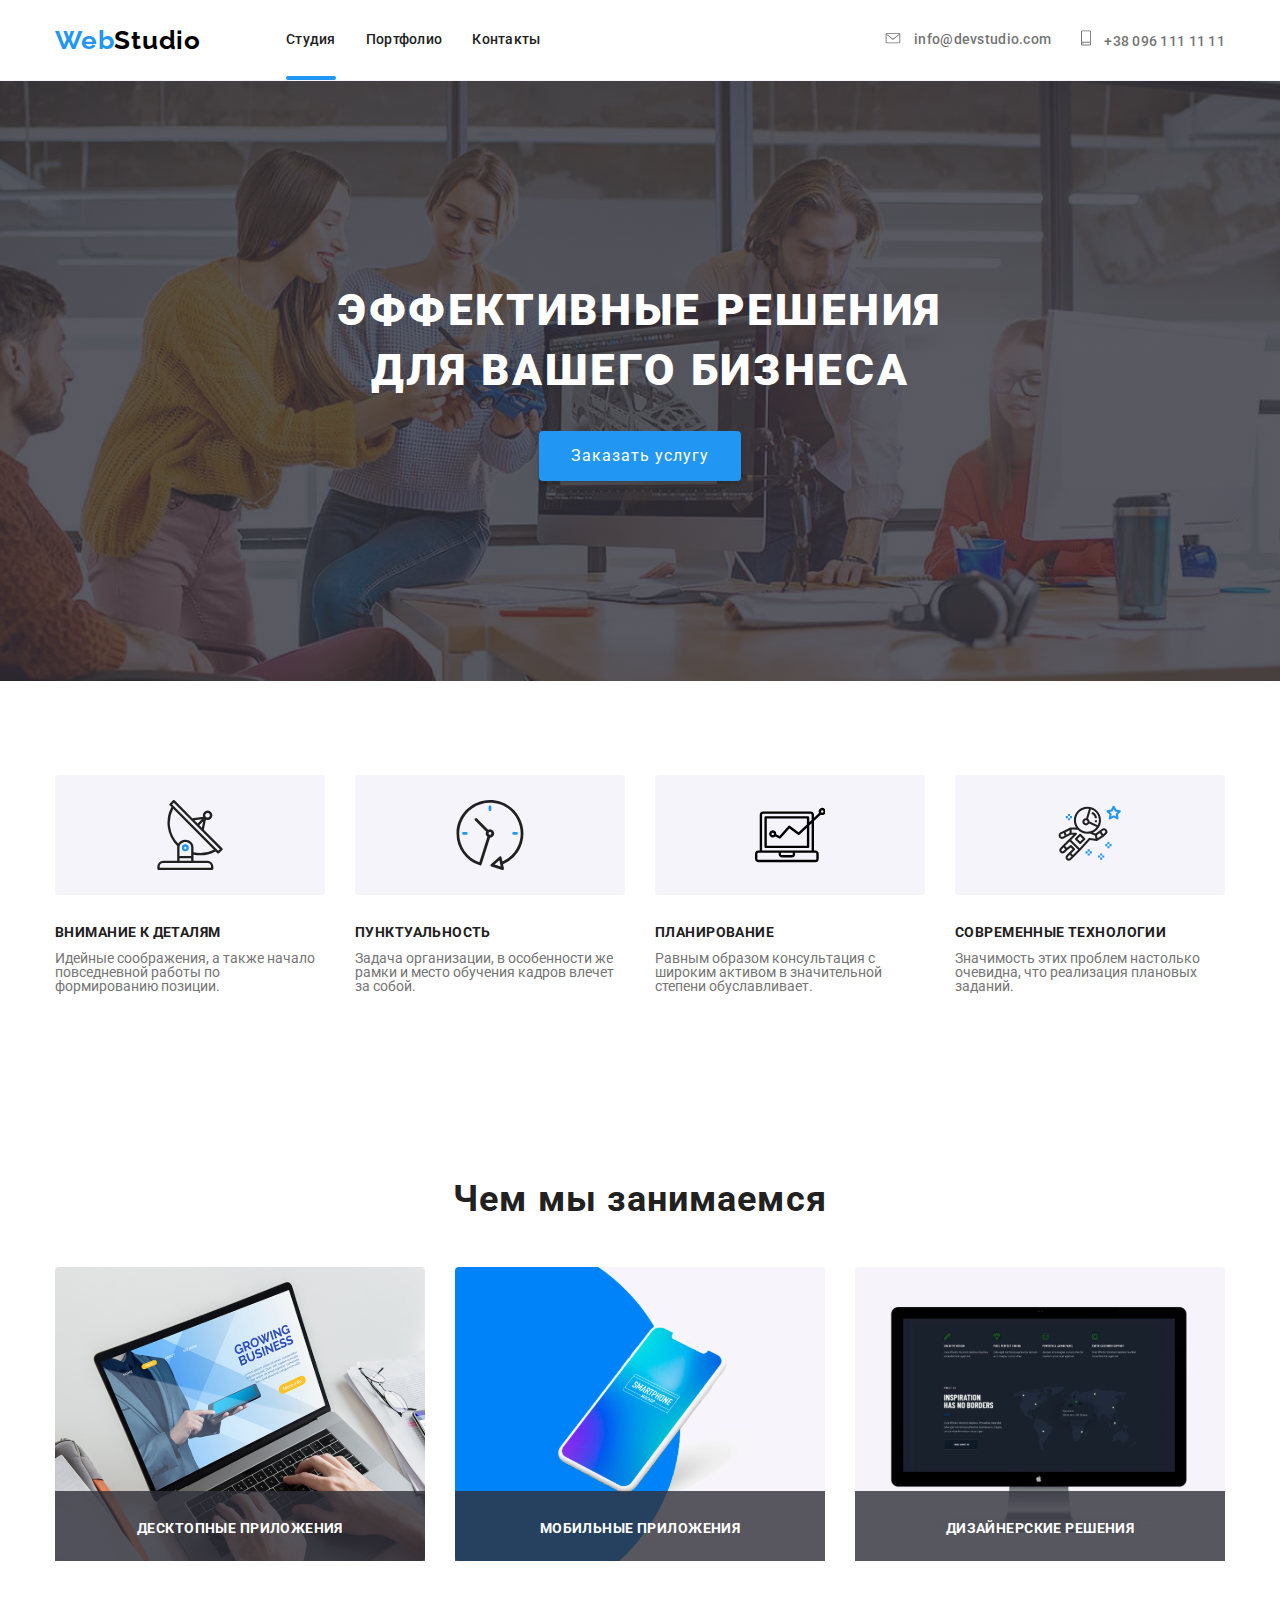
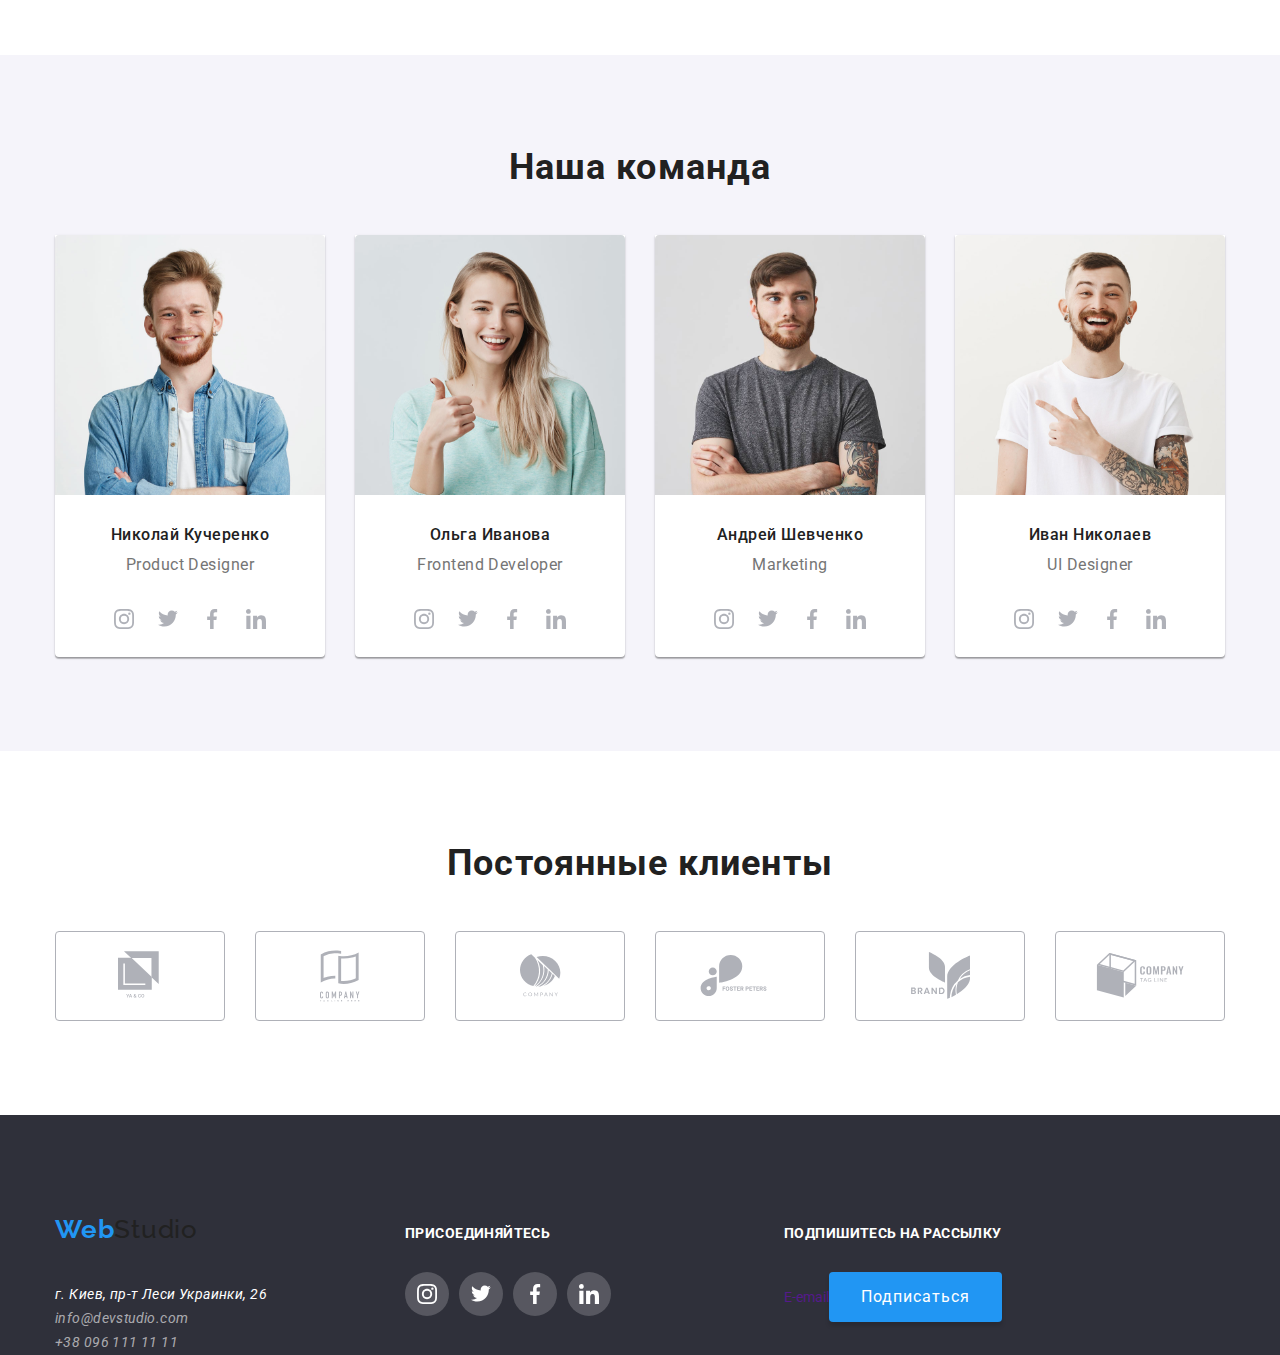
<file: index.html>
<!DOCTYPE html>
<html lang="ru">
<head>
    <meta charset="UTF-8">
    <meta name="viewport" content="width=device-width, initial-scale=1.0">
    <title>Document</title>
    <link href="https://fonts.googleapis.com/css2?family=Raleway:wght@700&family=Roboto:ital,wght@0,300;0,500;1,700&display=swap" rel="stylesheet">
    <link rel="stylesheet" href="https://cdnjs.cloudflare.com/ajax/libs/modern-normalize/0.6.0/modern-normalize.min.css">
    <link rel="stylesheet" href="./css/styleindex.css">
</head>
<body>
    <!-- Шапка сайта -->
    
    
          <header class="site-nav">
            <div class="container flex-element">
                <nav class="main-nav"> 
                    <a href="index.html" class="logo"><span class="logo-web">Web</span>Studio</a>
                    <ul class="site-nav-main">
                        <li class="item site-nav-item"><a href="./index.html"class="link underline">Студия</a></li>
                        <li class="item site-nav-item"><a href="./portfolio.html" class="link">Портфолио</a></li>
                        <li class="item site-nav-item"><a href="" class="link">Контакты</a></li>
                    </ul>
                </nav>

                <ul class="auth-nav">
                    <li class="aut-nav-item">
                        <svg class="auth-nav-icon" width="16px" height="11px">
                            <use href="./img/sprite.svg#icon-envelope"></use>
                        </svg>
                        <a href="mailto:info@devstudio.com" class="link">info@devstudio.com</a></li>
                    <li class="aut-nav-item">
                        <svg class="auth-nav-icon" width="10px" height="16px">
                            <use href="./img/sprite.svg#icon-smartphone"></use>
                        </svg>
                        <a href="tel:+380961111111" class="phone">+38 096 111 11 11</a></li>
                </ul>
            <div>
        </header>
    

    <main">
    <!-- Герой --> 
       
        <section class="hero">
            <div class="container container-hero">
                <h1 class="hero-title">Эффективные решения <br> для вашего бизнеса</h1>
                <a href="" class="button">Заказать услугу</a>
            </div>
        </section>

    <!-- Принципы работы -->
     
        <section  class="container principles">
            <h2 class="section-heading-title">Принципы нашей работы</h2>
            
            <ul class="section-list our-principles">
                    
                <li class="item">
                    <div class="backgound-item-icon">
                        <svg class="item-icon">
                            <use href="./img/sprite.svg#icon-antenna"></use>
                        </svg>
                    </div>
                
                    <h3 class="section-title">Внимание к деталям</h3>
                    <p>Идейные соображения, а также начало повседневной работы по формированию позиции.</p>
                </li>
                    
                <li class="item">
                    <div class="backgound-item-icon">
                        <svg class="item-icon">
                            <use href="./img/sprite.svg#icon-clock"></use>
                        </svg>
                    </div>
                    <h3 class="section-title">Пунктуальность</h3>
                    <p>Задача организации, в особенности же рамки и место обучения кадров влечет за собой.</p>
                </li>
                
                <li class="item">
                    <div class="backgound-item-icon">
                        <svg class="item-icon">
                            <use href="./img/sprite.svg#icon-Vector"></use>
                        </svg>
                    </div>
                    <h3 class="section-title">Планирование</h3>
                    <p>Равным образом консультация с широким активом в значительной степени обуславливает.</p>
                </li>

                <li class="item">
                    <div class="backgound-item-icon">
                    <svg class="item-icon">
                        <use href="./img/sprite.svg#icon-astronaut"></use>
                    </svg>
                    </div>
                    <h3 class="section-title">Современные технологии</h3>
                    <p>Значимость этих проблем настолько очевидна, что реализация плановых заданий.</p>
                </li>
            </ul>
           
        </section>
    

    <!-- Чем мы занимаемся -->
        <section class="work">
            <div class="container">
                <h2 class="section-heading">Чем мы занимаемся</h2>
                <ul class="section-list our-work">
                    <li class="card-our-work">
                        <img src="./img/box_1.svg" alt="Десктопные приложения">
                        <h3 class="section-item">Десктопные приложения</h3>
                    </li>
                    <li class="card-our-work">
                        <img src="./img/box_2.svg" alt="Мобильные приложения">
                        <h3 class="section-item">Мобильные приложения</h3>
                    </li>
                    <li class="card-our-work">
                        <img src="./img/img_3.svg" alt="Дизайнерские решения">
                        <h3 class="section-item">Дизайнерские решения</h3>
                    </li>
                </ul>
            </div>
        </section>

    <!-- Команда -->
       
        <section  class="our-comand">
            <div class="container">
        
                <h2 class="section-heading">Наша команда</h2>
                <ul class="section-list comand">
                    <div class="coleg">
                        <li>
                            <img src="./img/John_Smith.svg" alt="John Smith">
                            <h3 class="comand-section-title">Николай Кучеренко</h3>
                            <p>Product Designer</p>
                            <ul class="coleg-social">
                                <li>
                                    <a href="#" aria-label="Instagram" class="background-comand-social-icon">
                                        <svg width="20px" height="20px">
                                            <use href="./img/sprite.svg#icon-instagram"></use>
                                        </svg>
                                    </a>
                                </li>
                                <li>
                                    <a href="#" aria-label="Twitter" class="background-comand-social-icon">
                                        <svg width="20px" height="20px">
                                            <use href="./img/sprite.svg#icon-twitter"></use>
                                        </svg>
                                    </a>
                                </li>
                                <li>
                                    <a href="#" aria-label="Facebook" class="background-comand-social-icon">
                                        <svg width="20px" height="20px">
                                            <use href="./img/sprite.svg#icon-facebook"></use>
                                        </svg>
                                    </a>
                                </li>
                                <li>
                                    <a href="#" aria-label="LinkedIn" class="background-comand-social-icon">
                                        <svg width="20px" height="20px">
                                            <use href="./img/sprite.svg#icon-linkedin"></use>
                                        </svg>
                                    </a>
                                </li>
                            </ul>
                        </li>
                    </div>

                    <div class="coleg">
                        <li>
                            <img src="./img/Marta_Stewart.svg" alt="Marta Stewart">
                            <h3 class="comand-section-title">Ольга Иванова</h3>
                            <p>Frontend Developer</p>
                            <ul class="coleg-social">
                                <li>
                                    <a href="#" aria-label="Instagram" class="background-comand-social-icon">
                                        <svg width="20px" height="20px">
                                            <use href="./img/sprite.svg#icon-instagram"></use>
                                        </svg>
                                    </a>
                                </li>
                                <li>
                                    <a href="#" aria-label="Twitter" class="background-comand-social-icon">
                                        <svg width="20px" height="20px">
                                            <use href="./img/sprite.svg#icon-twitter"></use>
                                        </svg>
                                    </a>
                                </li>
                                <li>
                                    <a href="#" aria-label="Facebook" class="background-comand-social-icon">
                                        <svg width="20px" height="20px">
                                            <use href="./img/sprite.svg#icon-facebook"></use>
                                        </svg>
                                    </a>
                                </li>
                                <li>
                                    <a href="#" aria-label="LinkedIn" class="background-comand-social-icon">
                                        <svg width="20px" height="20px">
                                            <use href="./img/sprite.svg#icon-linkedin"></use>
                                        </svg>
                                    </a>
                                </li>
                            </ul>
                        </li>
                    </div>

                    <div class="coleg">
                        <li>
                            <img src="./img/Robert_Jakis.svg" alt="Robert Jakis">
                            <h3 class="comand-section-title">Андрей Шевченко</h3>
                            <p>Marketing</p>
                            <ul class="coleg-social">
                                <li>
                                    <a href="#" aria-label="Instagram" class="background-comand-social-icon">
                                        <svg width="20px" height="20px">
                                            <use href="./img/sprite.svg#icon-instagram"></use>
                                        </svg>
                                    </a>
                                </li>
                                <li>
                                    <a href="#" aria-label="Twitter" class="background-comand-social-icon">
                                        <svg width="20px" height="20px">
                                            <use href="./img/sprite.svg#icon-twitter"></use>
                                        </svg>
                                    </a>
                                </li>
                                <li>
                                    <a href="#" aria-label="Facebook" class="background-comand-social-icon">
                                        <svg width="20px" height="20px">
                                            <use href="./img/sprite.svg#icon-facebook"></use>
                                        </svg>
                                    </a>
                                </li>
                                <li>
                                    <a href="#" aria-label="LinkedIn" class="background-comand-social-icon">
                                        <svg width="20px" height="20px">
                                            <use href="./img/sprite.svg#icon-linkedin"></use>
                                        </svg>
                                    </a>
                                </li>
                            </ul>
                        </li>
                    </div>

                    <div class="coleg">
                        <li>
                            <img src="./img/Martin_Doe.svg" alt="Martin Doe">
                            <h3 class="comand-section-title">Иван Николаев</h3>
                            <p>UI Designer</p>
                            <ul class="coleg-social">
                                <li>
                                    <a href="#" aria-label="Instagram" class="background-comand-social-icon">
                                        <svg width="20px" height="20px">
                                            <use href="./img/sprite.svg#icon-instagram"></use>
                                        </svg>
                                    </a>
                                </li>
                                <li>
                                    <a href="#" aria-label="Twitter" class="background-comand-social-icon">
                                        <svg width="20px" height="20px">
                                            <use href="./img/sprite.svg#icon-twitter"></use>
                                        </svg>
                                    </a>
                                </li>
                                <li>
                                    <a href="#" aria-label="Facebook" class="background-comand-social-icon">
                                        <svg width="20px" height="20px">
                                            <use href="./img/sprite.svg#icon-facebook"></use>
                                        </svg>
                                    </a>
                                </li>
                                <li>
                                    <a href="#" aria-label="LinkedIn" class="background-comand-social-icon">
                                        <svg width="20px" height="20px">
                                            <use href="./img/sprite.svg#icon-linkedin"></use>
                                        </svg>
                                    </a>
                                </li>
                            </ul>
                        </li>
                    </div>    
                </ul>
            </div>   
        </section>
       

        <!-- Наши клиенты -->
        <section  class="container our-client">
            <h2 class="section-heading">Постоянные клиенты</h2>
            <ul class="section-list client">
                <li>
                    <a href="#" class="client-logo">
                        <svg width="45px" height="50px">
                        <use href="./img/sprite.svg#icon-logo_1"></use> 
                        </svg>
                    </a>
                </li>
                <li>
                    <a href="#" class="client-logo">
                        <svg width="40px" height="52px">
                        <use href="./img/sprite.svg#icon-logo_2"></use> 
                        </svg>
                    </a>
                </li>
                <li>
                    <a href="#" class="client-logo">
                        <svg width="41px" height="53px">
                        <use href="./img/sprite.svg#icon-logo_3"></use> 
                        </svg>
                    </a>
                </li>
                <li>
                    <a href="#" class="client-logo">
                        <svg width="80px" height="42px">
                        <use href="./img/sprite.svg#icon-logo_4"></use> 
                        </svg>
                    </a>
                </li>
                <li>
                    <a href="#" class="client-logo">
                        <svg width="59px" height="47px">
                        <use href="./img/sprite.svg#icon-logo_5"></use> 
                        </svg>
                    </a>
                </li>
                <li>
                    <a href="#" class="client-logo">
                        <svg width="89px" height="45px">
                        <use href="./img/sprite.svg#icon-logo_6"></use> 
                        </svg>
                    </a>
                </li>
            </ul>
        </section>
    </main>

    <!-- Футер -->
    <footer class="footer">
        <div class="container">
            <div class="footer-address">
                <a href="index.html" class="logo-footer"><span class="logo-web">Web</span><span class="link">Studio</span></a>
                <address>
                    <span class="footer-text">г. Киев, пр-т Леси Украинки, 26</span><br>
                        <a href="mailto:info@devstudio.com">info@devstudio.com</a><br>
                        <a href="tel:+380961111111">+38 096 111 11 11</a>
                </address>
            </div>

            <section  class="footer-social">
                <h3 class="section-footer">Присоединяйтесь</h3>
                <ul class="list">
                    <li class="list-footer">
                        <a href="" class="social-link">
                            <svg width="20px" height="20px">
                                <use href="./img/sprite.svg#icon-instagram"></use>
                            </svg>
                        </a>
                    </li>
                    <li class="list-footer"><a href="" class="social-link">
                        <svg width="20px" height="20px">
                            <use href="./img/sprite.svg#icon-twitter"></use>
                        </svg>
                    </a></li>
                    <li class="list-footer"><a href="" class="social-link">
                        <svg width="20px" height="20px">
                            <use href="./img/sprite.svg#icon-facebook"></use>
                        </svg>
                    </a></li>
                    <li class="list-footer"><a href="" class="social-link">
                        <svg class="social-icon" width="20px" height="20px">
                            <use href="./img/sprite.svg#icon-linkedin"></use>
                        </svg>
                    </a></li>
                </ul>
            </section>

            <div class="footer-distribution">
                <section>
                    <h3 class="section-footer">Подпишитесь на рассылку</h3>
                    <ul class="list">
                        <li><a href="">E-email</a></li>
                        <li>
                            <a href="" aria-label="Telegram" class="button">Подписаться</a>
                        </li>
                    </ul>
                </section>
            </div>
        </div>
     
         
        

    </footer>


</body>
</html>
</file>
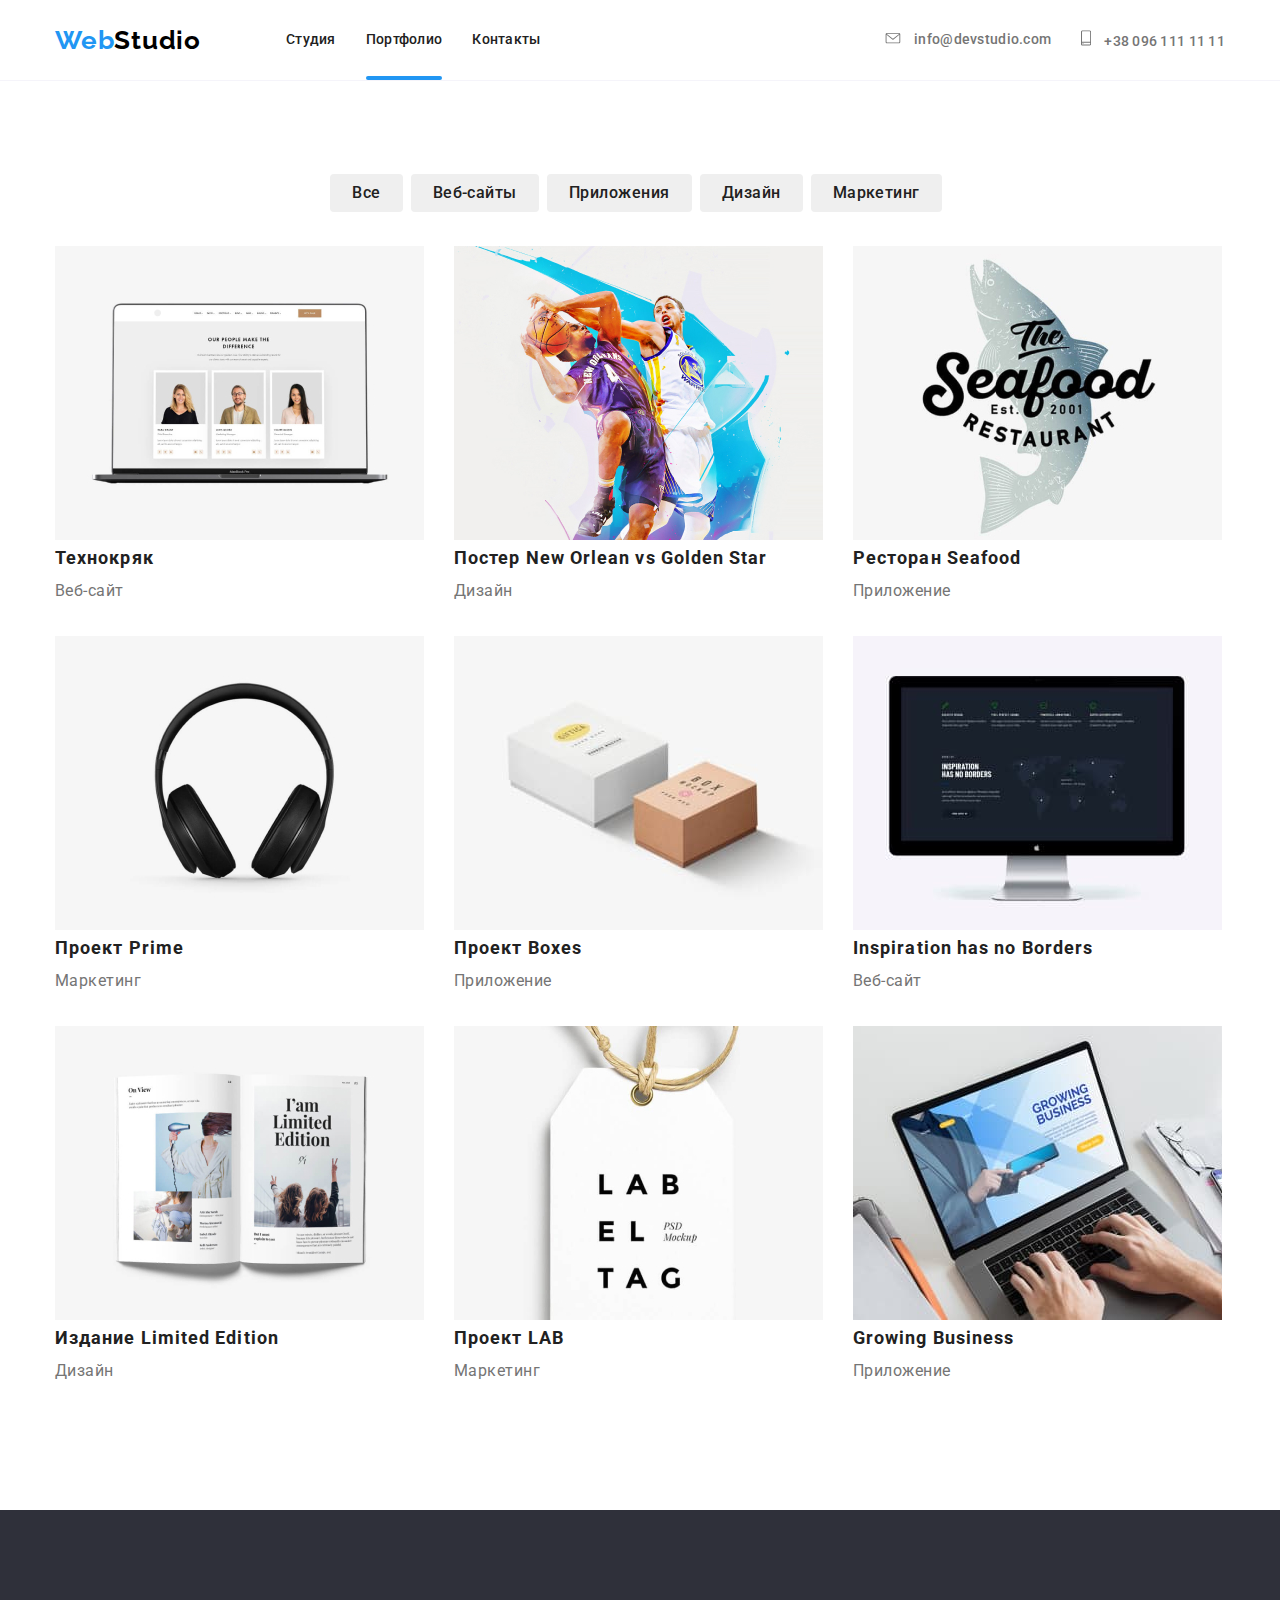
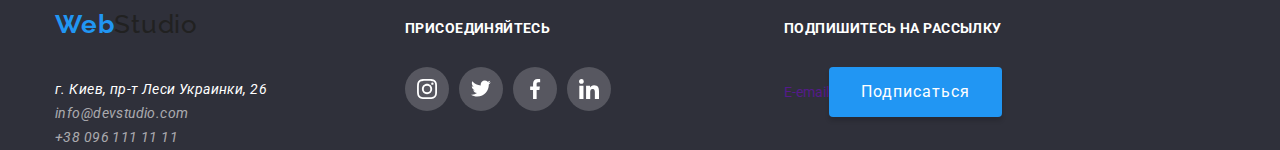
<file: portfolio.html>
<!DOCTYPE html>
<html lang="ru">
<head>
    <meta charset="UTF-8">
    <meta name="viewport" content="width=device-width, initial-scale=1.0">
    <title>Document</title>
    <link href="https://fonts.googleapis.com/css2?family=Raleway:wght@700&family=Roboto:ital,wght@0,300;0,500;1,700&display=swap" rel="stylesheet">
    <link rel="stylesheet" href="https://cdnjs.cloudflare.com/ajax/libs/modern-normalize/0.6.0/modern-normalize.min.css">
    <link rel="stylesheet" href="./css/styleindex.css">
</head>
<body>
    <!-- Шапка сайта -->
    
    <header class="site-nav">
        <div class="container flex-element">
            <nav class="main-nav"> 
                <a href="index.html" class="logo"><span class="logo-web">Web</span>Studio</a>
                <ul class="site-nav-main">
                    <li class="item site-nav-item"><a href="./index.html"class="link">Студия</a></li>
                    <li class="item site-nav-item"><a href="./portfolio.html" class="link underline">Портфолио</a></li>
                    <li class="item site-nav-item"><a href="" class="link">Контакты</a></li>
                </ul>
            </nav>

            <ul class="auth-nav">
                <li class="aut-nav-item">
                    <svg class="auth-nav-icon" width="16px" height="11px">
                        <use href="./img/sprite.svg#icon-envelope"></use>
                    </svg>
                    <a href="mailto:info@devstudio.com" class="link">info@devstudio.com</a></li>
                <li class="aut-nav-item">
                    <svg class="auth-nav-icon" width="10px" height="16px">
                        <use href="./img/sprite.svg#icon-smartphone"></use>
                    </svg>
                    <a href="tel:+380961111111" class="phone">+38 096 111 11 11</a></li>
            </ul>
        <div>
    </header>

     
    <main>
        <div class="container">
            <section class="section-portfolio">
                <h1 class="section-portfolio-title">Наши работы</h1>
                <nav>
                <ul class="section-portfolio-list">
                    <li> <button class="list-service" type="button">Все</button></li>
                    <li> <button class="list-service" type="button">Веб-сайты</button></li>
                    <li> <button class="list-service" type="button">Приложения</button></li>
                    <li></li> <button class="list-service" type="button">Дизайн</button></li>
                    <li> <button class="list-service" type="button">Маркетинг</button></li>
                </ul>
                </nav>
            </section>
        </div>

       
    <section class="portfolio-work">
        <div class="container">
            <h1 class="portfolio-work-title">Наши работы</h1>
            <ul class="portfolio-work-list">
                <li class="portfolio-element">
                    <a href="#">
                        <div class="overlay-show">
                            <img src="./img/tehnokryk.jpg" alt="Веб-сайт">
                            <p class="overlay-text">Технокряк это современная площадка распространения коронавируса. Компании используют эту платформу для цифрового шпионажа и атак на защищённые сервера конкурентов.</p>
                        </div>
                        <h2 class="portfolio-title">Технокряк</h2>
                        <p class="portfolio-text">Веб-сайт</p>
                    </a>
                </li>
                <li class="portfolio-element">
                   <a href="#">
                    <div class="overlay-show">
                        <img src="./img/new-orlean.jpg" alt="Постер">
                        <p class="overlay-text">Технокряк это современная площадка распространения коронавируса. Компании используют эту платформу для цифрового шпионажа и атак на защищённые сервера конкурентов.</p>
                    </div>
                    <h2 class="portfolio-title">Постер New Orlean vs Golden Star</h2>
                    <p class="portfolio-text">Дизайн</p>
                   </a>
                </li>
                <li class="portfolio-element">
                    <a href="#">
                        <div class="overlay-show">
                            <img src="./img/seafood.jpg" alt="Приложение">
                            <p class="overlay-text">Технокряк это современная площадка распространения коронавируса. Компании используют эту платформу для цифрового шпионажа и атак на защищённые сервера конкурентов.</p>
                        </div>
                        <h2 class="portfolio-title">Ресторан Seafood</h2>
                        <p class="portfolio-text">Приложение</p>
                    </a>
                </li>
                <li class="portfolio-element">
                    <a href="#">
                        <div class="overlay-show">
                            <img src="./img/prime.jpg" alt="Проект Prime">
                            <p class="overlay-text">Технокряк это современная площадка распространения коронавируса. Компании используют эту платформу для цифрового шпионажа и атак на защищённые сервера конкурентов.</p>
                        </div>
                        <h2 class="portfolio-title">Проект Prime</h2>
                        <p class="portfolio-text">Маркетинг</p>
    
                    </a>
                </li>
                <li class="portfolio-element">
                    <a href="#">
                        <div class="overlay-show">
                            <img src="./img/boxes.jpg" alt="Проект Boxes">
                            <p class="overlay-text">Технокряк это современная площадка распространения коронавируса. Компании используют эту платформу для цифрового шпионажа и атак на защищённые сервера конкурентов.</p>
                        </div>
                        <h2 class="portfolio-title">Проект Boxes</h2>
                        <p class="portfolio-text">Приложение</p>
                    </a>
                </li>
                <li class="portfolio-element">
                   <a href="#">
                    <div class="overlay-show">
                        <img src="./img/inspiration.jpg" alt="Inspiration has no Borders">
                        <p class="overlay-text">Технокряк это современная площадка распространения коронавируса. Компании используют эту платформу для цифрового шпионажа и атак на защищённые сервера конкурентов.</p>
                    </div>
                    <h2 class="portfolio-title">Inspiration has no Borders</h2>
                    <p class="portfolio-text">Веб-сайт</p>
                   </a>
                </li>
                <li class="portfolio-element">
                   <a href="#">
                    <div class="overlay-show">
                        <img src="./img/limited-edition.jpg" alt="Издание Limited Edition">
                        <p class="overlay-text">Технокряк это современная площадка распространения коронавируса. Компании используют эту платформу для цифрового шпионажа и атак на защищённые сервера конкурентов.</p>
                    </div>
                    <h2 class="portfolio-title">Издание Limited Edition</h2>
                    <p class="portfolio-text">Дизайн</p>
                   </a>
                </li>
                <li class="portfolio-element">
                  <a href="#">
                    <div class="overlay-show">
                        <img src="./img/lab.jpg" alt="Проект LAB">
                        <p class="overlay-text">Технокряк это современная площадка распространения коронавируса. Компании используют эту платформу для цифрового шпионажа и атак на защищённые сервера конкурентов.</p>
                    </div>
                    <h2 class="portfolio-title">Проект LAB</h2>
                    <p class="portfolio-text">Маркетинг</p>
                  </a>
                </li>
                <li class="portfolio-element">
                    <a href="#">
                        <div class="overlay-show">
                            <img src="./img/growing-business.jpg" alt="Growing Business">
                            <p class="overlay-text">Технокряк это современная площадка распространения коронавируса. Компании используют эту платформу для цифрового шпионажа и атак на защищённые сервера конкурентов.</p>
                        </div>
                        <h2 class="portfolio-title">Growing Business</h2>
                        <p class="portfolio-text">Приложение</p>
                    </a>
                    
                </li>

            </ul>
        </div>
    </section>
       
    </main>

     <!-- Футер -->
     
     
     <footer class="footer">
        <div class="container">
            <div class="footer-address">
                <a href="index.html" class="logo-footer"><span class="logo-web">Web</span><span class="link">Studio</span></a>
                <address>
                    <span class="footer-text">г. Киев, пр-т Леси Украинки, 26</span><br>
                        <a href="mailto:info@devstudio.com">info@devstudio.com</a><br>
                        <a href="tel:+380961111111">+38 096 111 11 11</a>
                </address>
            </div>

            <section  class="footer-social">
                <h3 class="section-footer">Присоединяйтесь</h3>
                <ul class="list">
                    <li class="list-footer">
                        <a href="" class="social-link">
                            <svg width="20px" height="20px">
                                <use href="./img/sprite.svg#icon-instagram"></use>
                            </svg>
                        </a>
                    </li>
                    <li class="list-footer"><a href="" class="social-link">
                        <svg width="20px" height="20px">
                            <use href="./img/sprite.svg#icon-twitter"></use>
                        </svg>
                    </a></li>
                    <li class="list-footer"><a href="" class="social-link">
                        <svg width="20px" height="20px">
                            <use href="./img/sprite.svg#icon-facebook"></use>
                        </svg>
                    </a></li>
                    <li class="list-footer"><a href="" class="social-link">
                        <svg class="social-icon" width="20px" height="20px">
                            <use href="./img/sprite.svg#icon-linkedin"></use>
                        </svg>
                    </a></li>
                </ul>
            </section>

            <div class="footer-distribution">
                <section>
                    <h3 class="section-footer">Подпишитесь на рассылку</h3>
                    <ul class="list">
                        <li><a href="">E-email</a></li>
                        <li>
                            <a href="" aria-label="Telegram" class="button">Подписаться</a>
                        </li>
                    </ul>
                </section>
            </div>
        </div>
     
         
        

    </footer>

   


</body>
</html>
</file>
<file: css/styleindex.css>
/*Обнуление*/
*{padding: 0;margin: 0;border: 0;}
*,*:before,*:after{-moz-box-sizing: border-box;-webkit-box-sizing: border-box;box-sizing: border-box;}
:focus,:active{outline: none;}
a:focus,a:active{outline: none;}
nav,footer,header,aside{display: block;}
html,body{height:100%;width:100%;font-size:100%;line-height:1;font-size:14px;-ms-text-size-adjust:100%;-moz-text-size-adjust:100%;-webkit-text-size-adjust:100%;}
input,button,textarea{font-family:inherit;}
input::-ms-clear{display: none;}
button{cursor: pointer;}
button::-moz-focus-inner {padding:0;border:0;}
a,a:visited{text-decoration: none;}
a:hover{text-decoration: none;}
ul li{list-style: none;}
img{vertical-align: top;}
h1,h2,h3,h4,h5,h6{font-size:inherit;font-weight: inherit;}



:root {
    --primary-text-color: #757575;
    --title-text-color: #212121;
    --accent-color: #2196F3;
    --primary-white-color: #ffffff;
    --button-passive-bgr: #F5F4FA;
}

body {
    background-color: #fff;
    color: var(--primary-text-color);
    font-family: Roboto, sans-serif;
    box-sizing: border-box;
}

.logo {
    text-decoration: none;
    font-family: Raleway, sans-serif;
    font-style: normal;
    font-weight: bold;
    font-size: 26px;
    line-height: 1.19;
    letter-spacing: 0.03em;
    color: #000000;
}



.logo-web {
    text-decoration: none;
    font-family: Raleway, sans-serif; 
    font-style: normal;
    font-weight: bold;
    font-size: 26px;
    line-height: 1.19;
    letter-spacing: 0.03em;
    color: var(--accent-color);
    
}

.site-nav-main,
.auth-nav {
    display: flex;
    align-items: center;
}

.flex-element,
.main-nav {
    display: flex;
    align-items: center;
}

/* .site-nav-main .link {
    display: block;
    padding-top: 32px;
    padding-bottom: 32px;
} */

.flex-element {
      height: 80px;
      align-items: center;
}

.site-nav-item:first-child {
    margin-left: 85px;
}

.auth-nav {
    margin-left: auto;
}

.main-nav .link {
    font-weight: 500;
    font-size: 14px;
    line-height: 1.14;
    letter-spacing: 0.02em;

    color: var(--title-text-color);
}

/*    Вариант 1
.site-nav-item {
    margin-right: 50px;
    background: green;
}
.site-nav-item:last-child {
    margin-right: 0px;
} */

    /* Вариант 2
.site-nav-item:not(:last-child) {
    margin-right: 50px;
} */

    /* Вариант 3
.site-nav-item:not(:first-child) {
    margin-left: 50px;
} */

    /* Вариант 4 */
.site-nav-item + .site-nav-item {
    margin-left: 50px;
}

.aut-nav-item:not(:first-child) {
    margin-left: 30px;
}
.auth-nav .link, .phone {
    font-weight: 500;
    font-size: 14px;
    line-height: 1.14;
    letter-spacing: 0.02em;
    color: var(--primary-text-color);
}

.auth-nav-icon {
    fill: var(--primary-text-color);
    background-size: contain;
    margin-right: 10px;
    align-items: center;
}

.auth-nav-icon:hover {
    fill: var(--accent-color);
}


/* ****Команда****** */

.background-comand-social-icon{
    fill: #AFB1B8;
    width: 44px;
    height: 44px;
    display: inline-flex;
    align-items: center;
    justify-content: center;
    border-radius: 50%;
}

.background-comand-social-icon:hover,
.background-comand-social-icon:focus{
    fill: var(--primary-white-color);
    background-color: var(--accent-color);
} 


.coleg-social {
    display: flex;
    align-items: center;
    text-align: center;
    justify-content: center;
    margin-top: 16px;
    padding-top: 16px;
}


/* ******end****** */



.main-nav .link:hover,
.main-nav .link:focus {
    color: var(--accent-color);
}

.auth-nav .link:hover,
.auth-nav .link:focus {
    color: var(--accent-color);
}

.phone:hover,
.phone:focus {
    color: var(--accent-color);
}


.container {
    /* border: 1px solid #000; */
    width: 1200px;
    padding-left: 15px;
    padding-right: 15px;
    margin-right: auto;
    margin-left: auto;
}    

.container-hero {
    min-width: 1200px;

}


.hero-title {
    font-weight: 900;
    font-size: 44px;
    line-height: 1.36;
   
    text-align: center;
    letter-spacing: 0.06em;
    text-transform: uppercase;
    padding-top: 200px;
    margin-bottom: 30px;

    color: #FFFFFF;
}

.our-principles,
.our-work,
.comand,
.client {
    display: flex;
    justify-content: space-between;
}


.our-comand {
    background: #F5F4FA;
    padding-top: 94px;
    padding-bottom: 94px;
}

.work,
.principles {
    padding-top: 94px;
    padding-bottom: 94px;
}

.our-client {
    padding-top: 94px;
    padding-bottom: 94px;
}


/* ******Client******* */

.client {
    fill: #AFB1B8;
}

.client-logo {
    display: flex;
    justify-content: center;
    align-items: center;
    border: solid 1px #AFB1B8;
    border-radius: 4px;
    width: 170px;
    height: 90px;
    fill: #AFB1B8;
}

.client-logo:hover,
.client-logo:focus{
    fill: var(--accent-color);
    border: solid 1px var(--accent-color);
}

/* *****end******* */


.section-title {
    font-weight: bold;
    font-size: 14px;
    line-height: 1.14;
    letter-spacing: 0.03em;
    text-transform: uppercase;
    color: var(--title-text-color);

}

.section-heading-title {
    position: absolute;
    left: -99999999999vw;
   
}

.section-heading {
    font-weight: bold;
    font-size: 36px;
    line-height: 1.16x;
    text-align: center;
    letter-spacing: 0.03em;
    color: var(--title-text-color);
    margin-bottom: 50px;
   
}

.comand-section-title {
    font-weight: 500;
    font-size: 16px;
    line-height: 1.19;
    text-align: center;
    letter-spacing: 0.03em;

    color: var(--title-text-color);
}

.section-list .our-work p {
    font-size: 14px;
    line-height: 1.71;
    letter-spacing: 0.03em;
    text-align: center;
    color: var(--primary-text-color);
    text-align: left;
}

.section-list .coleg p {
    font-size: 16px;
    line-height: 1.18px;
    text-align: center;
    letter-spacing: 0.03em;
    padding-top: 10px;
    /* margin-bottom: 16px; */
    color:var(--primary-text-color);
}

.section-list h3 {
    padding-top: 30px;
    padding-bottom: 10px;
}

.section-list .coleg {
    width: 270px;
    height: 422px;
    left: 215px;
    top: 1785px;
    text-align: center;
    background: #FFFFFF;
    box-shadow: 0px 2px 1px rgba(0, 0, 0, 0.2), 0px 1px 1px rgba(0, 0, 0, 0.14), 0px 1px 3px rgba(0, 0, 0, 0.12);
    border-radius: 0px 0px 4px 4px;
}



.button {
    font-size: 16px;
    line-height: 1.87;
    display: inline-flex;
    align-items: center;
    text-align: center;
    justify-content: center;
    letter-spacing: 0.06em; 
    color: #FFFFFF;
    padding: 10px 32px;
    background: var(--accent-color);
    box-shadow: 0px 4px 4px rgba(0, 0, 0, 0.15);
    border-radius: 4px;
    cursor: pointer;
  }



.hero.container a {
    margin-left: auto;
    margin-right: auto;
}


.hero {

    align-items: center;
    text-align: center;
    justify-content: center;
    height: 600px;
    max-width: 1600px;
    margin-right: auto;
    margin-left: auto;
    background-image: linear-gradient(rgba(47, 48, 58, 0.8), rgba(47, 48, 58, 0.8)),
    url(/img/Header\ img.jpg);
    
    background-repeat: no-repeat;
    background-size: cover;
    background-position: center;
    
}


.section-item {
    font-weight: bold;
    font-size: 14px;
    line-height: 1.14;
    text-align: center;
    letter-spacing: 0.03em;
    text-transform: uppercase;

    color: #FFFFFF;
    background-color: rgba(47, 48, 58, 0.8);
    width: 370px;
    height: 70px;

    position: absolute;
    bottom: 0;
}

.card-our-work {
    position: relative;
}





.item + .item {
    margin-left: 30px;}


.item-icon {
    width: 70px;
    height: 70px;
    background-color: var(--accent-grey);
}

.backgound-item-icon {
    display: inline-flex;
    justify-content: center;
    align-items: center;
    border-radius: 4px;
    width: 270px;
    height: 120px;
    background-color: #F5F4FA;;
}


/***************** footer *****************/

.footer .container {
    display: flex;
    align-items: baseline;
}

.footer {
    padding-top: 60px;
    background: #2F303A;
}

.logo-footer {
    text-decoration: none;
    font-family: Raleway, sans-serif;
    font-style: normal;
    font-weight: bold;
    font-size: 26px;
    line-height: 1.19;
    letter-spacing: 0.03em;
    color: #FFFFFF;;
}

.footer-text {
    font-size: 14px;
    line-height: 1.71;
    letter-spacing: 0.03em;
    color: var(--primary-white-color);
}

.footer-address a {
    ont-size: 14px;
    line-height: 1.71;
    letter-spacing: 0.03em;
    color: rgba(255, 255, 255, 0.6);
    margin-top: 20px;
}

.section-footer{
    font-weight: bold;
    font-size: 14px;
    line-height: 1.14x;
    letter-spacing: 0.03em;
    text-transform: uppercase;
    color: var(--primary-white-color);
    margin-bottom: 20px;
    padding-left: 69px;
}

.footer-address {
    margin-right: 69px;
}

.footer-social {
    margin-right: 94px;
}

.social-link {
    width: 44px;
    height: 44px;
    display: inline-flex;
    justify-content: center;
    align-items: center;
    fill: var(--primary-white-color);
    background-color: rgba(255, 255, 255, 0.1);
    border-radius: 50%;
    
}



.list {
    display: flex;
    padding-left: 69px;
    justify-content: center;
    align-items: center;
    margin-top: 32px;
}


.list .item + .item {
    margin-left: 10px;
  }


.social-link:hover,
.social-link:focus{
    background: #2196F3;
}



.list-footer{
    height: 44px;
    width: 44px;
    background: rgba(255, 255, 255, 0.1);
    border-radius: 50%;
    background-size: contain;
    align-items: center;
    margin-right: 10px;
}




/* Portfolio */

.portfolio-work-title,
.section-portfolio-title {
    position: absolute;
    left: -99999999999vw;
}

.section-portfolio {
    display: flex;
    justify-content: center;
    align-items: center;
    text-align: center;
}

.list-service:hover {
    color: var(--primary-white-color);
    background: var(--accent-color);
    box-shadow: 0px 2px 2px rgba(0, 0, 0, 0.12), 0px 1px 2px rgba(0, 0, 0, 0.08), 0px 3px 1px rgba(0, 0, 0, 0.1);

    }

.portfolio-title {
    font-weight: bold;
    font-size: 18px;
    line-height: 2;
    letter-spacing: 0.06em;
    
    color: var(--title-text-color);
    
}
   

.portfolio-text {
    font-size: 16px;
    line-height: 1.87;
    letter-spacing: 0.03em;

    color: var(--primary-text-color);

}

.portfolio-work-list {
    display: flex;
    flex-wrap: wrap;
    padding-top: 34px;
    padding-bottom: 94px;
    
}
.portfolio-element {
    width: 369px;
    margin-right: 30px;
    margin-bottom: 30px;
   
}

.portfolio-element:nth-child(3n) {
    margin-right: 0;
}


.portfolio-element:hover {
    width: 370px;
    /* height: 404px; */
    background: #FFFFFF;
    border: 1px solid #EEEEEE;
    box-sizing: border-box;
    box-shadow: 1px 4px 6px rgba(0, 0, 0, 0.16), 0px 4px 4px rgba(0, 0, 0, 0.06), 0px 1px 1px rgba(0, 0, 0, 0.12);
}

.section-portfolio-list {
    display: flex;
    justify-content: center;
    align-items: center;
} 

.section-portfolio-list .list-service {
    padding-top: 6px;
    padding-bottom: 6px;
    padding-left: 22px;
    padding-right: 22px;
    margin-right: 8px;
    border-radius: 4px;
}

.section-portfolio {
    padding-top: 93px;
}

.list-service {
    height: 38px;
    font-weight: 500;
    font-size: 16px;
    line-height: 1.62;
    letter-spacing: 0.03em;
    color: var(--title-text-color);
}


.overlay-text {
    position: absolute;
    top: 0;
    right: 0;
    width: 100%;
    height: 100%;
    padding: 63px 24px;
    display: inline-block;
    font-size: 18px;
    line-height: 1.55;
    letter-spacing: 0.03em;
    color: var(--primary-white-color);
    background-color: rgba(33, 150, 243, 0.9);
    opacity: 0;
    transform: translateY(100%);
    transition: transform 250ms cubic-bezier(0.4, 0, 0.2, 1);

}

.portfolio-element:hover .overlay-text{
    opacity: 1;
    transform: translateY(0);
}

.overlay-show {
    position: relative;
    overflow: hidden;
}


/* ********Модальное окно******** */

.backdrop {
    position: fixed;
    left: 0;
    top: 0;
    width: 100%;
    height: 100%;
    background: rgba(0, 0, 0, 0.2);
}

.backdrop.is-hidden {
    opacity: 0;
    pointer-events: none;
}


.modal {
    position: absolute;
    left: 50%;
    top: 50%;
    transform: translate(-50%, -50%);
    min-width: 528px;
    min-height: 581px;
    background-color: #FFFFFF;
    box-shadow: 0px 2px 1px rgba(0, 0, 0, 0.2), 0px 1px 1px rgba(0, 0, 0, 0.14), 0px 1px 3px rgba(0, 0, 0, 0.12);
    border-radius: 4px;
}




/* ********Нижнее  подчеркивание********* */

.site-nav {
    border-bottom: solid 1px var(--button-passive-bgr);
}

.link {
    position: relative;
    display: inline-flex;
    padding-top: 32px;
    padding-bottom: 32px;
    color: var(--title-text-color);
    font-weight: 500;
    transition: color 250ms var(--button-passive-bgr);
}

.underline::after {
    position: absolute;
    left: 0;
    bottom: 0;
    content: "";
    display: block;
    width: 100%;
    height: 4px;
    background: #2196F3;
    border-radius: 2px;
    opacity: 1;
    /* transition: opacity 250ms cubic-bezier(0.4, 0, 0.2, 1); */

}


.current::after {
    display: block;
    position: absolute;
    left: 0;
    bottom: 0;
    content: "";
    width: 100%;
    height: 4px;
    background-color: var(--accent-color);
    border-radius: 2px;
  
    opacity: 1;
  }
</file>
